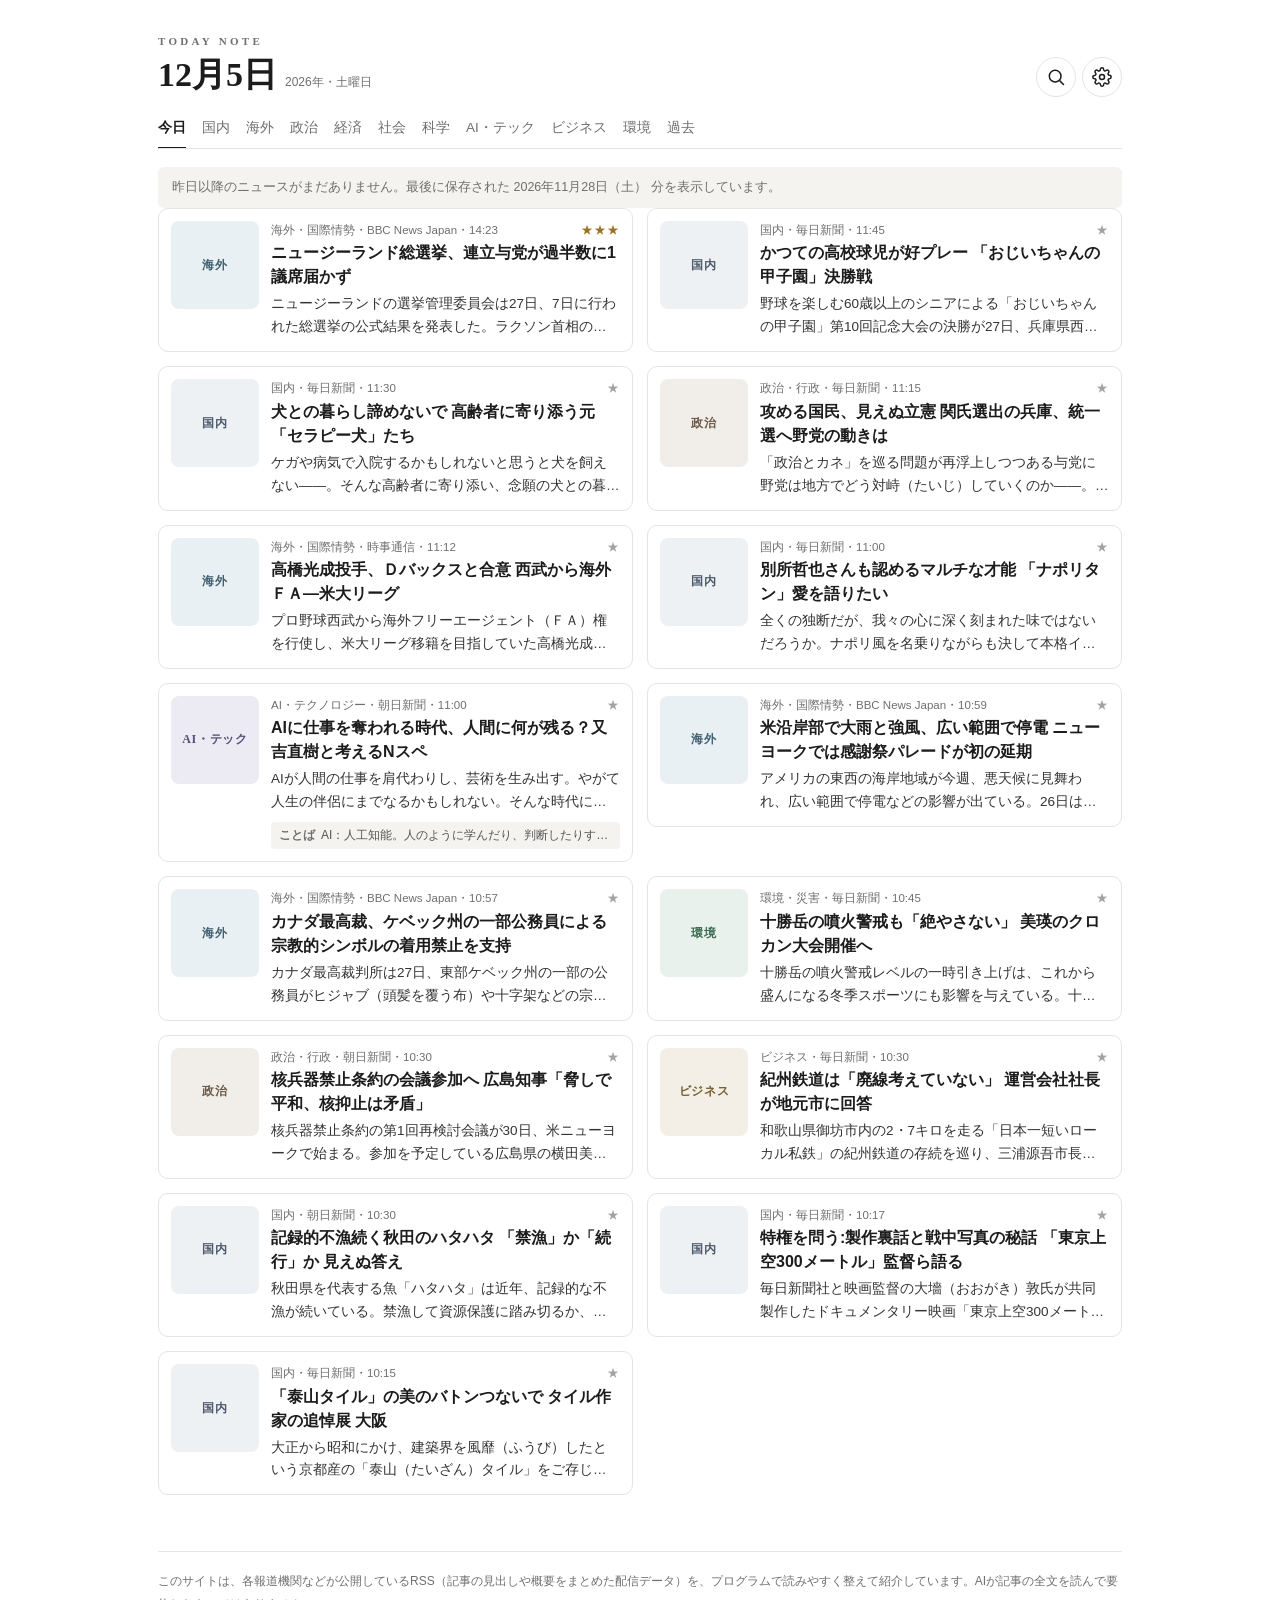
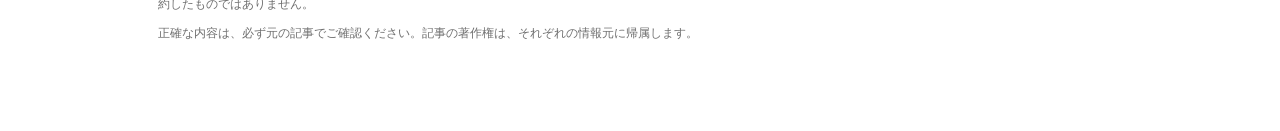
<file: index.html>
<!doctype html>
<html lang="ja">
<head>
<meta charset="utf-8">
<meta name="viewport" content="width=device-width, initial-scale=1">
<title>TODAY NOTE</title>
<meta name="description" content="毎朝5分で、世の中の大切な動きが分かるニュースサイト">
<meta name="theme-color" content="#ffffff">
<link rel="stylesheet" href="assets/style.css?v=20261122">
</head>
<body data-page="home">
<div class="wrap">
<header id="site-header" class="site-header"></header>
<main id="main" class="main"><p class="status">読み込み中…</p></main>
<footer id="site-footer" class="site-footer"></footer>
</div>
<noscript><p class="status">このサイトを表示するには、JavaScript を有効にしてください。</p></noscript>
<script src="assets/app.js?v=20261122"></script>
</body>
</html>
</file>
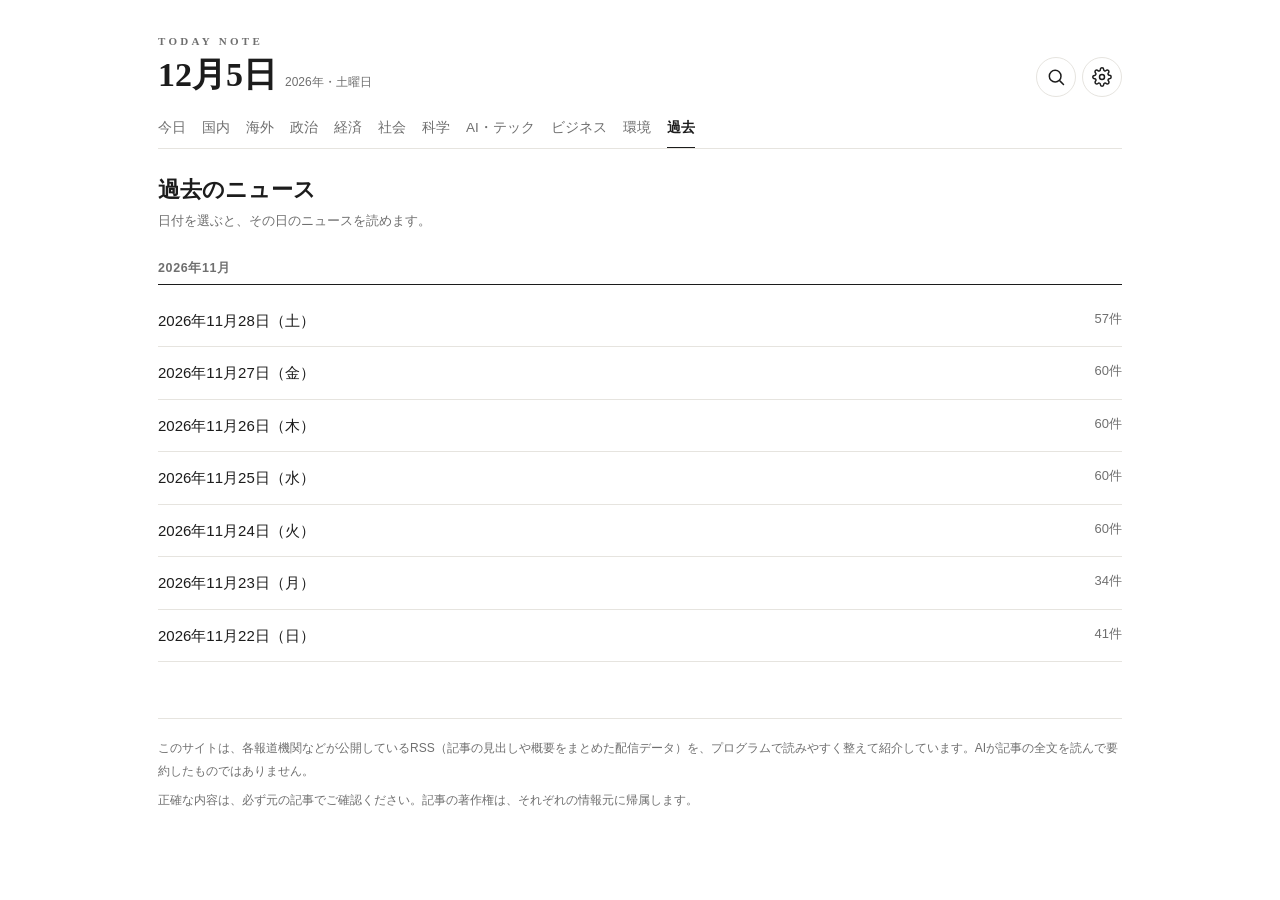
<file: archive.html>
<!doctype html>
<html lang="ja">
<head>
<meta charset="utf-8">
<meta name="viewport" content="width=device-width, initial-scale=1">
<title>過去のニュース | TODAY NOTE</title>
<meta name="description" content="毎朝5分で、世の中の大切な動きが分かるニュースサイト">
<meta name="theme-color" content="#ffffff">
<link rel="stylesheet" href="assets/style.css?v=20261122">
</head>
<body data-page="archive">
<div class="wrap">
<header id="site-header" class="site-header"></header>
<main id="main" class="main"><p class="status">読み込み中…</p></main>
<footer id="site-footer" class="site-footer"></footer>
</div>
<noscript><p class="status">このサイトを表示するには、JavaScript を有効にしてください。</p></noscript>
<script src="assets/app.js?v=20261122"></script>
</body>
</html>
</file>
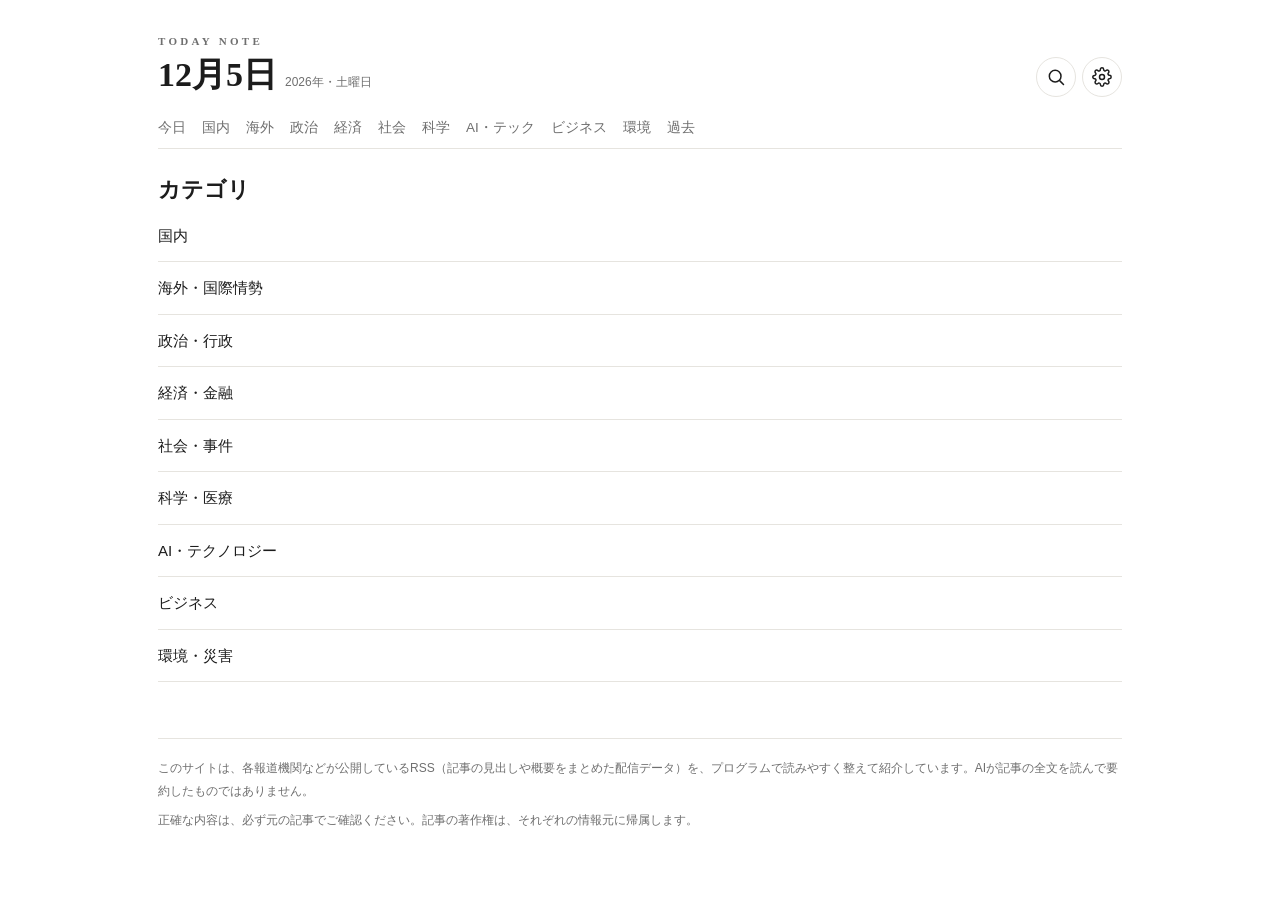
<file: category.html>
<!doctype html>
<html lang="ja">
<head>
<meta charset="utf-8">
<meta name="viewport" content="width=device-width, initial-scale=1">
<title>カテゴリ | TODAY NOTE</title>
<meta name="description" content="毎朝5分で、世の中の大切な動きが分かるニュースサイト">
<meta name="theme-color" content="#ffffff">
<link rel="stylesheet" href="assets/style.css?v=20261122">
</head>
<body data-page="category">
<div class="wrap">
<header id="site-header" class="site-header"></header>
<main id="main" class="main"><p class="status">読み込み中…</p></main>
<footer id="site-footer" class="site-footer"></footer>
</div>
<noscript><p class="status">このサイトを表示するには、JavaScript を有効にしてください。</p></noscript>
<script src="assets/app.js?v=20261122"></script>
</body>
</html>
</file>
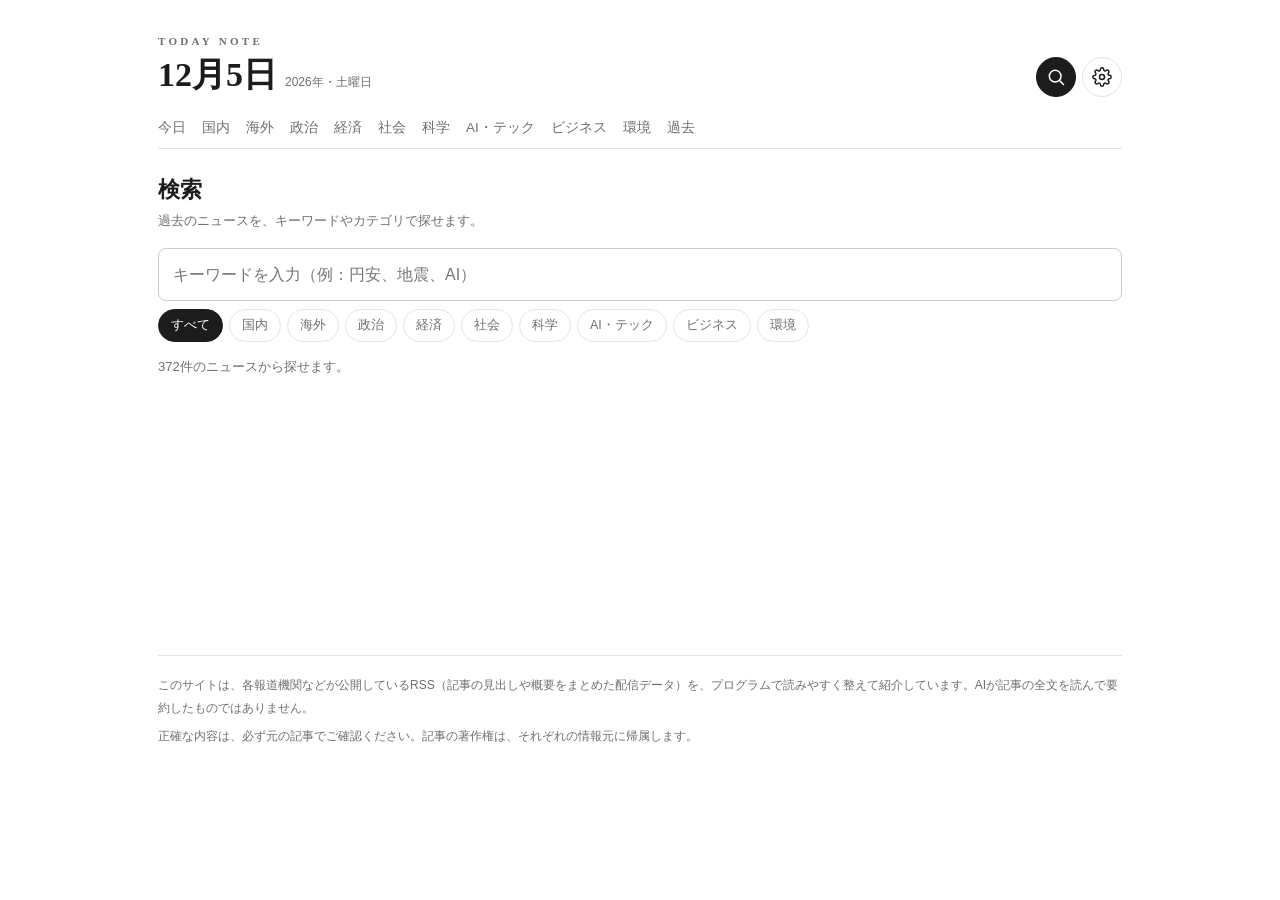
<file: search.html>
<!doctype html>
<html lang="ja">
<head>
<meta charset="utf-8">
<meta name="viewport" content="width=device-width, initial-scale=1">
<title>検索 | TODAY NOTE</title>
<meta name="description" content="毎朝5分で、世の中の大切な動きが分かるニュースサイト">
<meta name="theme-color" content="#ffffff">
<link rel="stylesheet" href="assets/style.css?v=20261122">
</head>
<body data-page="search">
<div class="wrap">
<header id="site-header" class="site-header"></header>
<main id="main" class="main"><p class="status">読み込み中…</p></main>
<footer id="site-footer" class="site-footer"></footer>
</div>
<noscript><p class="status">このサイトを表示するには、JavaScript を有効にしてください。</p></noscript>
<script src="assets/app.js?v=20261122"></script>
</body>
</html>
</file>
<file: assets/style.css>
/* TODAY NOTE — style.css
   白基調。1画面にたくさん見られるよう、コンパクトなカード型にしています。 */

:root {
  --ink: #1c1c1c;
  --text: #333333;
  --muted: #6f6f6f;
  --faint: #a3a3a3;
  --line: #e6e4df;
  --soft: #f4f3ef;
  --accent: #1f3a5f;
  --star: #9a7424;
  --scale: 1;
  --sans: -apple-system, BlinkMacSystemFont, "Hiragino Kaku Gothic ProN", "Hiragino Sans",
    "Noto Sans JP", "Yu Gothic", "Meiryo", sans-serif;
  --serif: "Hiragino Mincho ProN", "Noto Serif JP", "Yu Mincho", "YuMincho", "Times New Roman", serif;
}

/* 文字サイズの設定（右上の歯車から切り替え） */
html[data-size="s"] { --scale: 0.92; }
html[data-size="l"] { --scale: 1.14; }

* { box-sizing: border-box; }

html { -webkit-text-size-adjust: 100%; }

body {
  margin: 0;
  background: #ffffff;
  color: var(--text);
  font-family: var(--sans);
  font-size: calc(15px * var(--scale));
  line-height: 1.7;
  -webkit-font-smoothing: antialiased;
}

a { color: inherit; }

a:focus-visible,
button:focus-visible,
input:focus-visible {
  outline: 2px solid var(--accent);
  outline-offset: 2px;
  border-radius: 3px;
}

.wrap {
  max-width: 1020px;
  margin: 0 auto;
  padding: 0 14px 64px;
}

/* ---------- ヘッダー ---------- */

.site-header { padding-top: 18px; }

.head-row {
  display: flex;
  align-items: flex-end;
  justify-content: space-between;
  gap: 12px;
}

.brand {
  display: block;
  font-family: var(--serif);
  font-size: 11px;
  font-weight: 700;
  letter-spacing: 0.3em;
  color: var(--muted);
  text-decoration: none;
}

.today { margin: 2px 0 0; color: var(--ink); line-height: 1.3; }

.today-main {
  font-family: var(--serif);
  font-size: 28px;
  font-weight: 700;
}

.today-sub {
  margin-left: 8px;
  font-size: 12px;
  color: var(--muted);
}

.icons { display: flex; gap: 6px; }

.icon-btn {
  display: inline-flex;
  align-items: center;
  justify-content: center;
  width: 40px;
  height: 40px;
  padding: 0;
  color: var(--ink);
  background: #ffffff;
  border: 1px solid var(--line);
  border-radius: 50%;
  cursor: pointer;
}

.icon-btn:hover { background: var(--soft); }

.icon-btn[aria-current="page"],
.icon-btn[aria-expanded="true"] {
  background: var(--ink);
  color: #ffffff;
  border-color: var(--ink);
}

.icon-btn svg {
  width: 20px;
  height: 20px;
  fill: none;
  stroke: currentColor;
  stroke-width: 1.8;
  stroke-linecap: round;
  stroke-linejoin: round;
}

.nav {
  display: flex;
  gap: 16px;
  margin-top: 12px;
  border-bottom: 1px solid var(--line);
  overflow-x: auto;
  white-space: nowrap;
  scrollbar-width: none;
  -webkit-overflow-scrolling: touch;
}

.nav::-webkit-scrollbar { display: none; }

.nav a {
  flex: none;
  padding: 8px 0 7px;
  margin-bottom: -1px;
  font-size: 13.5px;
  color: var(--muted);
  text-decoration: none;
  border-bottom: 2px solid transparent;
}

.nav a:hover { color: var(--ink); }

.nav a[aria-current="page"] {
  color: var(--ink);
  font-weight: 700;
  border-bottom-color: var(--ink);
}

/* ---------- 設定パネル ---------- */

.settings {
  margin-top: 12px;
  padding: 14px 16px;
  background: var(--soft);
  border-radius: 8px;
  font-size: 13px;
}

.settings[hidden] { display: none; }

.setting-row {
  display: flex;
  flex-wrap: wrap;
  align-items: center;
  gap: 8px 12px;
  padding: 4px 0;
}

.setting-label { min-width: 6em; color: var(--muted); }

.seg { display: inline-flex; border: 1px solid #cfcdc7; border-radius: 6px; overflow: hidden; }

.seg button {
  padding: 6px 14px;
  font: inherit;
  color: var(--text);
  background: #ffffff;
  border: 0;
  border-right: 1px solid #cfcdc7;
  cursor: pointer;
}

.seg button:last-child { border-right: 0; }

.seg button[aria-pressed="true"] {
  background: var(--ink);
  color: #ffffff;
}

/* ---------- 本文まわり ---------- */

.main { padding-top: 4px; min-height: 50vh; }

.status {
  padding: 48px 0;
  text-align: center;
  font-size: 14px;
  color: var(--muted);
}

.notice {
  margin: 14px 0 0;
  padding: 10px 14px;
  background: var(--soft);
  border-radius: 6px;
  font-size: 12.5px;
  line-height: 1.7;
  color: var(--muted);
}

.updated { margin: 12px 0 0; font-size: 12px; color: var(--faint); }

.section-title {
  margin: 24px 0 10px;
  font-size: 12px;
  font-weight: 700;
  letter-spacing: 0.18em;
  color: var(--muted);
}

.page-title {
  margin: 22px 0 4px;
  font-family: var(--serif);
  font-size: 22px;
  line-height: 1.4;
  color: var(--ink);
}

.page-lead { margin: 0 0 4px; font-size: 13px; color: var(--muted); }

.day-heading {
  margin: 26px 0 10px;
  padding-bottom: 5px;
  border-bottom: 1px solid var(--ink);
  font-size: 12.5px;
  font-weight: 700;
  letter-spacing: 0.05em;
  color: var(--muted);
}

/* ---------- ニュースのカード ---------- */

.items {
  display: grid;
  grid-template-columns: minmax(0, 1fr);
  gap: 10px;
  align-items: start;
}

.card {
  min-width: 0;
  display: flex;
  gap: 12px;
  padding: 12px;
  background: #ffffff;
  border: 1px solid var(--line);
  border-radius: 10px;
  cursor: pointer;
}

.card:hover { border-color: #cfcdc7; }

/* 画像（ないとき・読み込めないときは、カテゴリの代わり画像） */
.thumb {
  position: relative;
  flex: none;
  display: flex;
  align-items: center;
  justify-content: center;
  width: 76px;
  height: 76px;
  overflow: hidden;
  border-radius: 8px;
  background: var(--soft);
  color: var(--muted);
  font-family: var(--serif);
  font-size: 12px;
  font-weight: 700;
  letter-spacing: 0.06em;
  text-align: center;
  line-height: 1.4;
}

.thumb img {
  position: absolute;
  inset: 0;
  width: 100%;
  height: 100%;
  object-fit: cover;
}

html[data-images="off"] .thumb { display: none; }

.cat-domestic .thumb, .thumb.cat-domestic { background: #eef1f4; color: #4d5b6b; }
.cat-world .thumb, .thumb.cat-world { background: #e9f0f3; color: #3f6070; }
.cat-politics .thumb, .thumb.cat-politics { background: #f1eeea; color: #6b5a47; }
.cat-economy .thumb, .thumb.cat-economy { background: #eef1e9; color: #54643f; }
.cat-society .thumb, .thumb.cat-society { background: #f2ecee; color: #6e4d58; }
.cat-science .thumb, .thumb.cat-science { background: #ebeff4; color: #46587a; }
.cat-tech .thumb, .thumb.cat-tech { background: #ecebf4; color: #55507a; }
.cat-business .thumb, .thumb.cat-business { background: #f3efe6; color: #75602f; }
.cat-environment .thumb, .thumb.cat-environment { background: #e8f1ec; color: #3f6a52; }

.body { flex: 1; min-width: 0; }

.row {
  display: flex;
  align-items: flex-start;
  justify-content: space-between;
  gap: 8px;
}

.meta {
  margin: 0;
  min-width: 0;
  overflow: hidden;
  white-space: nowrap;
  text-overflow: ellipsis;
  font-size: 11.5px;
  line-height: 1.6;
  color: var(--muted);
}

.stars {
  flex: none;
  font-size: 11.5px;
  line-height: 1.6;
  letter-spacing: 0.08em;
  color: var(--star);
}

.stars.imp-1 { color: var(--faint); }

.title {
  margin: 2px 0 4px;
  font-size: 15.5px;
  font-weight: 700;
  line-height: 1.5;
  color: var(--ink);
}

.title-btn {
  display: block;
  width: 100%;
  margin: 0;
  padding: 0;
  font: inherit;
  text-align: left;
  color: inherit;
  background: none;
  border: 0;
  cursor: pointer;
}

.summary {
  margin: 0;
  font-size: 13px;
  line-height: 1.7;
  display: -webkit-box;
  -webkit-line-clamp: 2;
  -webkit-box-orient: vertical;
  overflow: hidden;
}

.bg {
  margin: 8px 0 0;
  padding: 4px 8px;
  background: var(--soft);
  border-radius: 4px;
  font-size: 12px;
  line-height: 1.6;
  color: #555555;
  overflow: hidden;
  white-space: nowrap;
  text-overflow: ellipsis;
}

.bg-label { margin-right: 6px; font-weight: 700; color: var(--muted); }

.detail { display: none; margin-top: 10px; font-size: 12.5px; color: var(--muted); }

.detail p { margin: 0 0 4px; }

.read {
  font-weight: 700;
  color: var(--accent);
  text-decoration: none;
}

.read:hover { text-decoration: underline; text-underline-offset: 3px; }

.also a { color: var(--muted); }

/* タップして開いたとき */
.card.open .summary { display: block; -webkit-line-clamp: unset; }
.card.open .bg { white-space: normal; }
.card.open .detail { display: block; }
.card.open .meta { white-space: normal; }

/* ---------- 過去のニュース ---------- */

.date-list { margin: 0; padding: 0; list-style: none; }
.date-list li { border-bottom: 1px solid var(--line); }

.date-list a {
  display: flex;
  justify-content: space-between;
  padding: 13px 0;
  color: var(--ink);
  text-decoration: none;
}

.date-list a:hover { text-decoration: underline; text-underline-offset: 3px; }
.date-list .count { font-size: 13px; color: var(--muted); }

.day-nav {
  display: flex;
  justify-content: space-between;
  gap: 16px;
  margin-top: 28px;
  padding-top: 16px;
  border-top: 1px solid var(--line);
  font-size: 14px;
}

.day-nav a, .more a { color: var(--accent); text-decoration: none; }
.day-nav a:hover, .more a:hover { text-decoration: underline; text-underline-offset: 3px; }

.more { margin: 20px 0 0; font-size: 14px; font-weight: 700; }

/* ---------- 検索 ---------- */

.search-box { margin: 16px 0 8px; }

.search-box input {
  width: 100%;
  padding: 12px 14px;
  font: inherit;
  font-size: 16px;
  color: var(--ink);
  background: #ffffff;
  border: 1px solid #cfcdc7;
  border-radius: 8px;
}

.chips { display: flex; flex-wrap: wrap; gap: 6px; margin: 8px 0 4px; }

.chip {
  padding: 5px 12px;
  font: inherit;
  font-size: 12.5px;
  color: var(--muted);
  background: #ffffff;
  border: 1px solid var(--line);
  border-radius: 999px;
  cursor: pointer;
}

.chip[aria-pressed="true"] {
  color: #ffffff;
  background: var(--ink);
  border-color: var(--ink);
}

.search-count { margin: 14px 0 10px; font-size: 13px; color: var(--muted); }

/* ---------- フッター ---------- */

.site-footer {
  margin-top: 56px;
  padding-top: 18px;
  border-top: 1px solid var(--line);
  font-size: 12px;
  line-height: 1.9;
  color: var(--muted);
}

.site-footer p { margin: 0 0 6px; }

/* ---------- 広い画面（PC）：2列に並べる ---------- */

@media (min-width: 760px) {
  .wrap { padding: 0 28px 80px; }
  .site-header { padding-top: 32px; }
  .today-main { font-size: 34px; }
  .items { grid-template-columns: repeat(2, minmax(0, 1fr)); gap: 14px; }
  .thumb { width: 88px; height: 88px; }
  .title { font-size: 16px; }
  .summary { font-size: 13.5px; }
}
</file>
